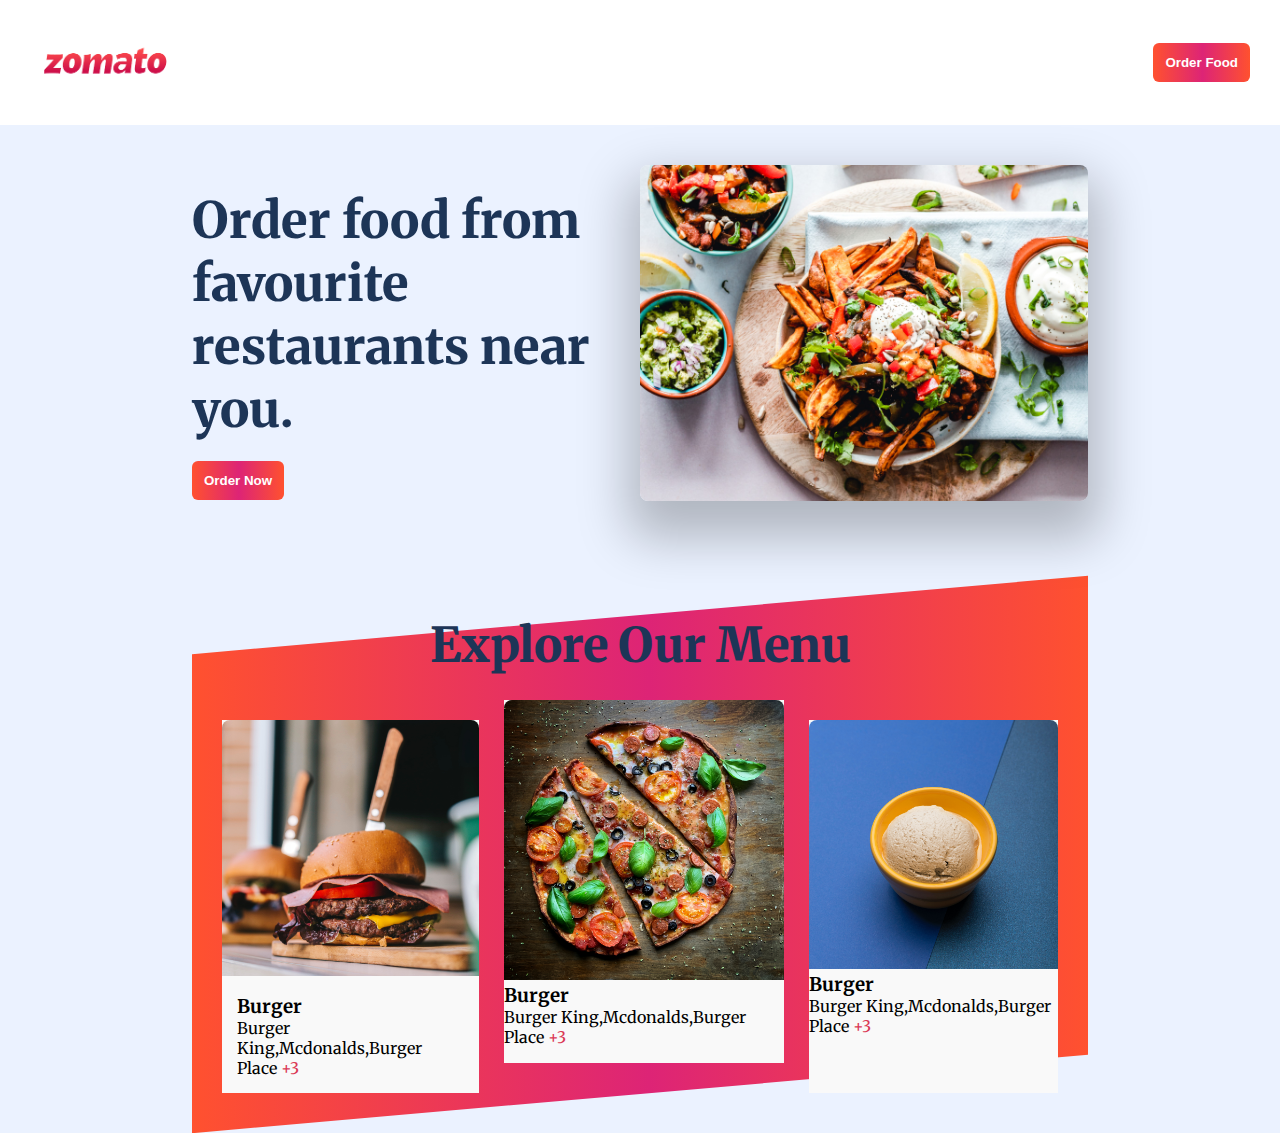
<file: index.html>
<!DOCTYPE html>
<html lang="en">
<head>
    <meta charset="UTF-8">
    <meta http-equiv="X-UA-Compatible" content="IE=edge">
    <meta name="viewport" content="width=device-width, initial-scale=1.0">
    <link rel="preconnect" href="https://fonts.googleapis.com">
<link rel="preconnect" href="https://fonts.gstatic.com" crossorigin>
<link href="https://fonts.googleapis.com/css2?family=Merriweather:ital,wght@0,300;0,400;0,700;0,900;1,300;1,400;1,700;1,900&display=swap" rel="stylesheet">

    <link rel="stylesheet" href="style.css">
    <title>Document</title>
</head>
<body>
    <header>
        <nav class="navbar">
<div class="navbar_brand">
<img src="assets/logo.png" alt="logo" class="navbar_logo">
</div>
<div class="navbar_nav_items">
<button class="nav_item">Order Food</button>
</div>
        </nav>
    </header>
    <main class="container">
    <!--Hero section-->
    <section class="hero__container">
<div class="hero__image__container">
    <img src="assets/hero.jpg" alt="hero image" class="hero__image">
</div>
<div class="hero__description">
    <h1 class="hero__text">
     Order food from favourite restaurants near you.
     </h1>
     <button class="nav_item">Order Now</button>
</div>
    </section>
    <br>
    <br>
    <br>
    <br>

    <!--Explore Menu-->
    <section class="explore__menu__container">
<h1 class="explore__menu__text">Explore Our Menu</h1>
<div class="explore__menu__gradient__bg">

</div>
<div class="explore__menu__lists">
    <!--Burger-->
    <div class="food__card">
<div class="food__card__image__container">
<img src="assets/burger.jpg" alt="burger" class="food__image">
</div>
<div class="food__card__description">
<h3 class="food__tittle">Burger</h3>
<p>Burger King,Mcdonalds,Burger Place <span style="color:#DB3A56">+3</span></p>
</div>
    </div>

    <!--Pizza-->
<div class="food__card" id="pizza__card">
    <div class="food__card__image__conatiner">
        <img src="assets/pizza.jpg" alt="burger" class="food__image">
</div>
<div class="food__card_-description">
    <h3 class="food__tittle">Burger</h3>
    <p>Burger King,Mcdonalds,Burger Place <span style="color:#DB3A56">+3</span></p>
</div>
</div>
    <!--Ice cream-->
    <div class="food__card">
<div class="food__card__image__container">
    <img src="assets/iceCream.jpg" alt="burger" class="food__image">
</div>
<div class="food__card_-description">
    <h3 class="food__tittle">Burger</h3>
    <p>Burger King,Mcdonalds,Burger Place <span style="color:#DB3A56">+3</span></p>
</div>
</div>


</div>
</section>
    </main>
</body>
</html>
</file>
<file: style.css>
*{
    margin: 0;
    padding: 0;
}

body{
    font-family: 'Merriweather', serif;
    background-color: #ebf2ff;
}

.navbar{
    display: flex;
    align-items: center;
    justify-content: space-around;
    background-color: #fff;
}

.navbar_brand{
    width: 100px ;
}

.navbar_logo{
    width: 100%;
}

.nav_item{
    background-image: linear-gradient(
        to right,
        #ff512f 0%,
        #dd2476 51%,
        #ff512f 100%
    );
    color: #fff;
    border: none;
    padding: 12px;
    border-radius: 6px;
    font-weight: 600;
}

.nav_item:hover{
border: 2px solid #ff6767;
cursor: pointer;
}

.container{
    max-width: 100%;
    padding: 20px;
    margin: 0 auto;
}

.hero__image__container {
    width: 100%;
}
 
.hero__image{
    width: 100%;
    border-radius: 8px;
    box-shadow: 0 25px 50px 12px rgb(0 0 0 / 25%);
}

.hero__text {
 font-weight: 800;
font-size: 30px;
margin: 20px 0;
color: #1d3557;
}

.food__card__description{
    padding: 15px;
}

.food__card{
    background-color:#F9F9F9 ;
}

.food__card__image__container{
    width: 100%;
}

.food__image{
    border-radius: 8px 8px 0 0;
width: 100%;
}

.explore__menu__text{
    margin-top: 30px;
    margin-bottom: 20px;
    text-align: center;
    font-size: 30px;
    font-weight: 800;
    color: #1d3557;
}

@media(min-width:768px){
    .explore__menu__lists{
        margin-top: 45px;
display: flex;
gap: 15px;
padding: 0 30px;
    }

.explore__menu__container{
    position: relative;
}

    .explore__menu__gradient__bg{
        position: absolute;
        top: 0;
        left: 0;
        width:100% ;
        height: 100%;
        background-image: linear-gradient(
            to right,
            #ff512f 0%,
            #dd2476 51%,
            #ff512f 100%
        );
        z-index: -3;
        transform:skewY(-5deg) ;
    }

   #pizza__card{
    margin-top: -20px;
    margin-bottom:30px;
   } 

    .navbar{
        justify-content: space-between;
        padding: 10px 30px;
    }

   .hero__container{
        margin-top: 20px;
        display: flex;
        flex-direction: row-reverse;
        align-items: center;
    }
}

@media(min-width:1024px){
    .container{
max-width: 70%;
    }

    .explore__menu__lists{
        gap: 25px;
    }
    
  .navbar_brand{
        width: 150px;
    }

    .button__primary {
        padding: 20px;
        font-size: 20px;
    }

    .hero__description{
        width: 100%;
    }

    .hero__text{
        font-size: 50px;
    }

    .explore__menu__text{
       font-size: 48px; 
    }
}
</file>
